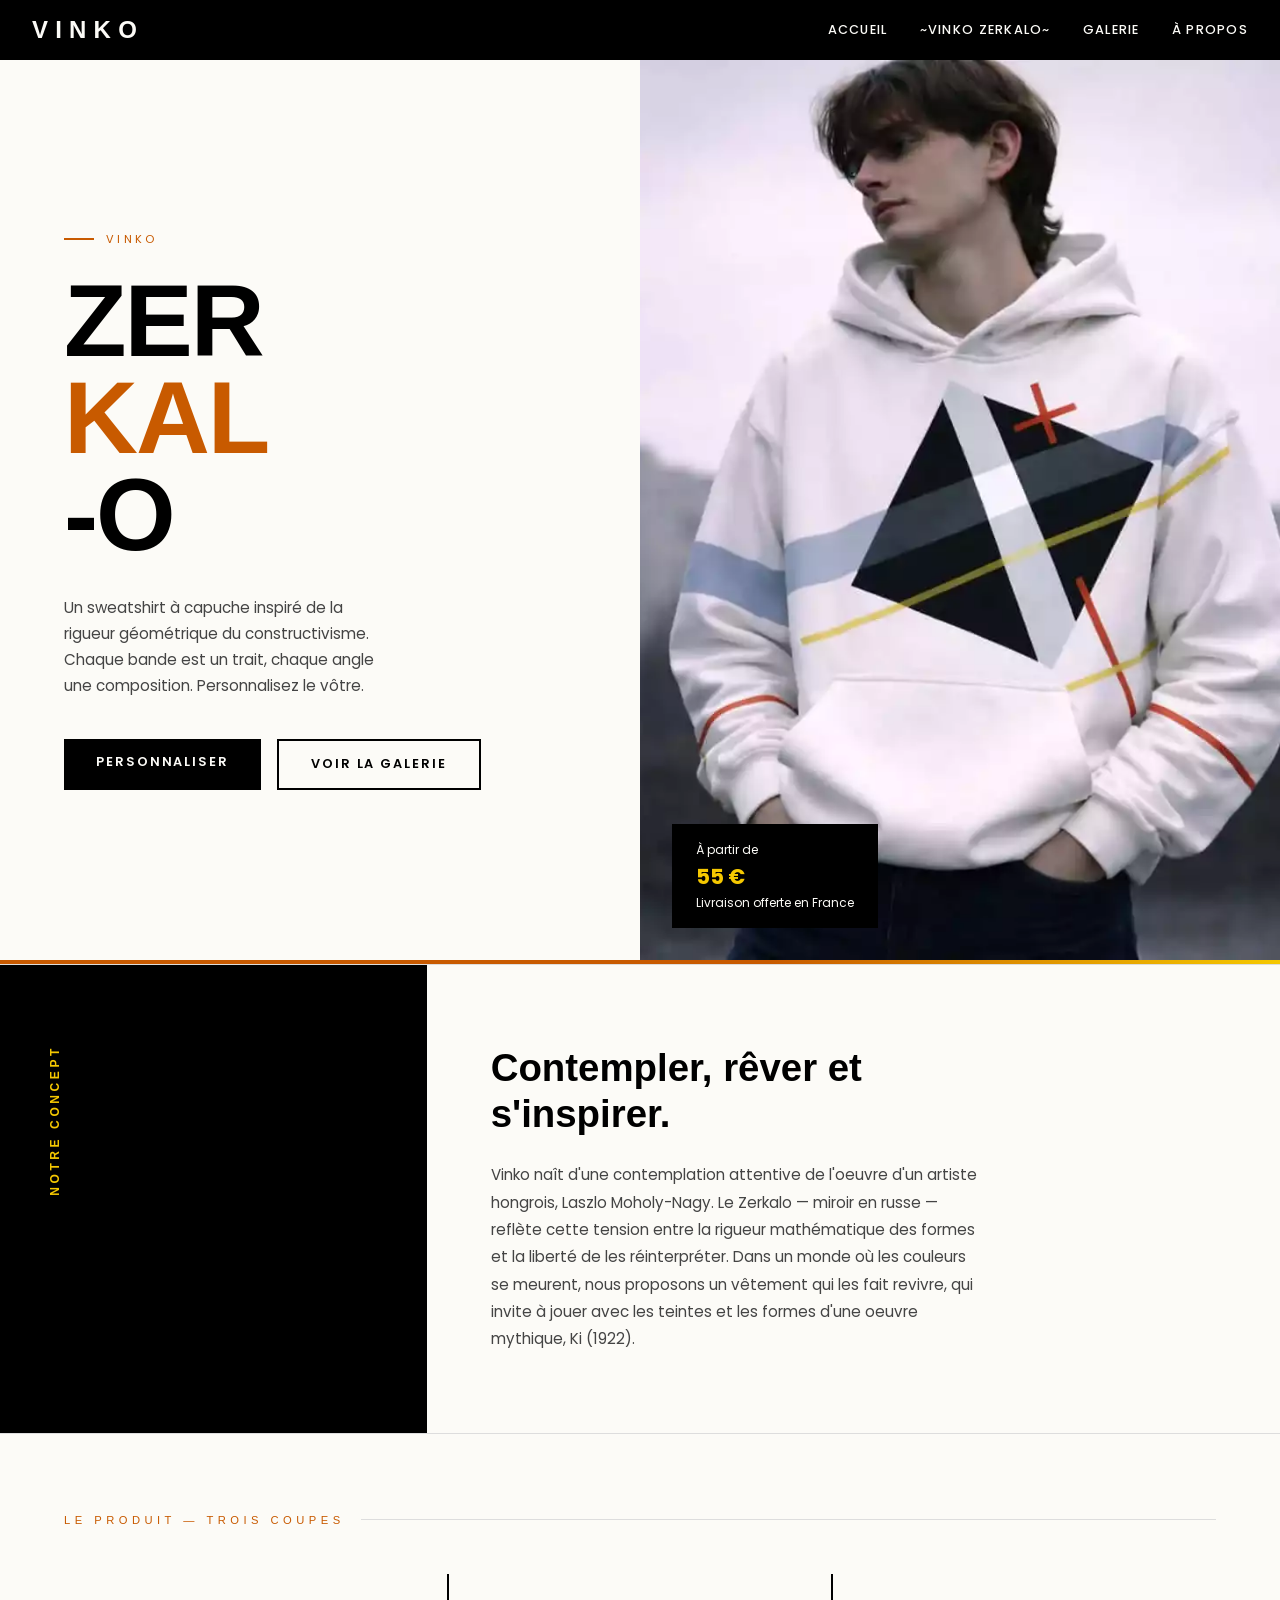
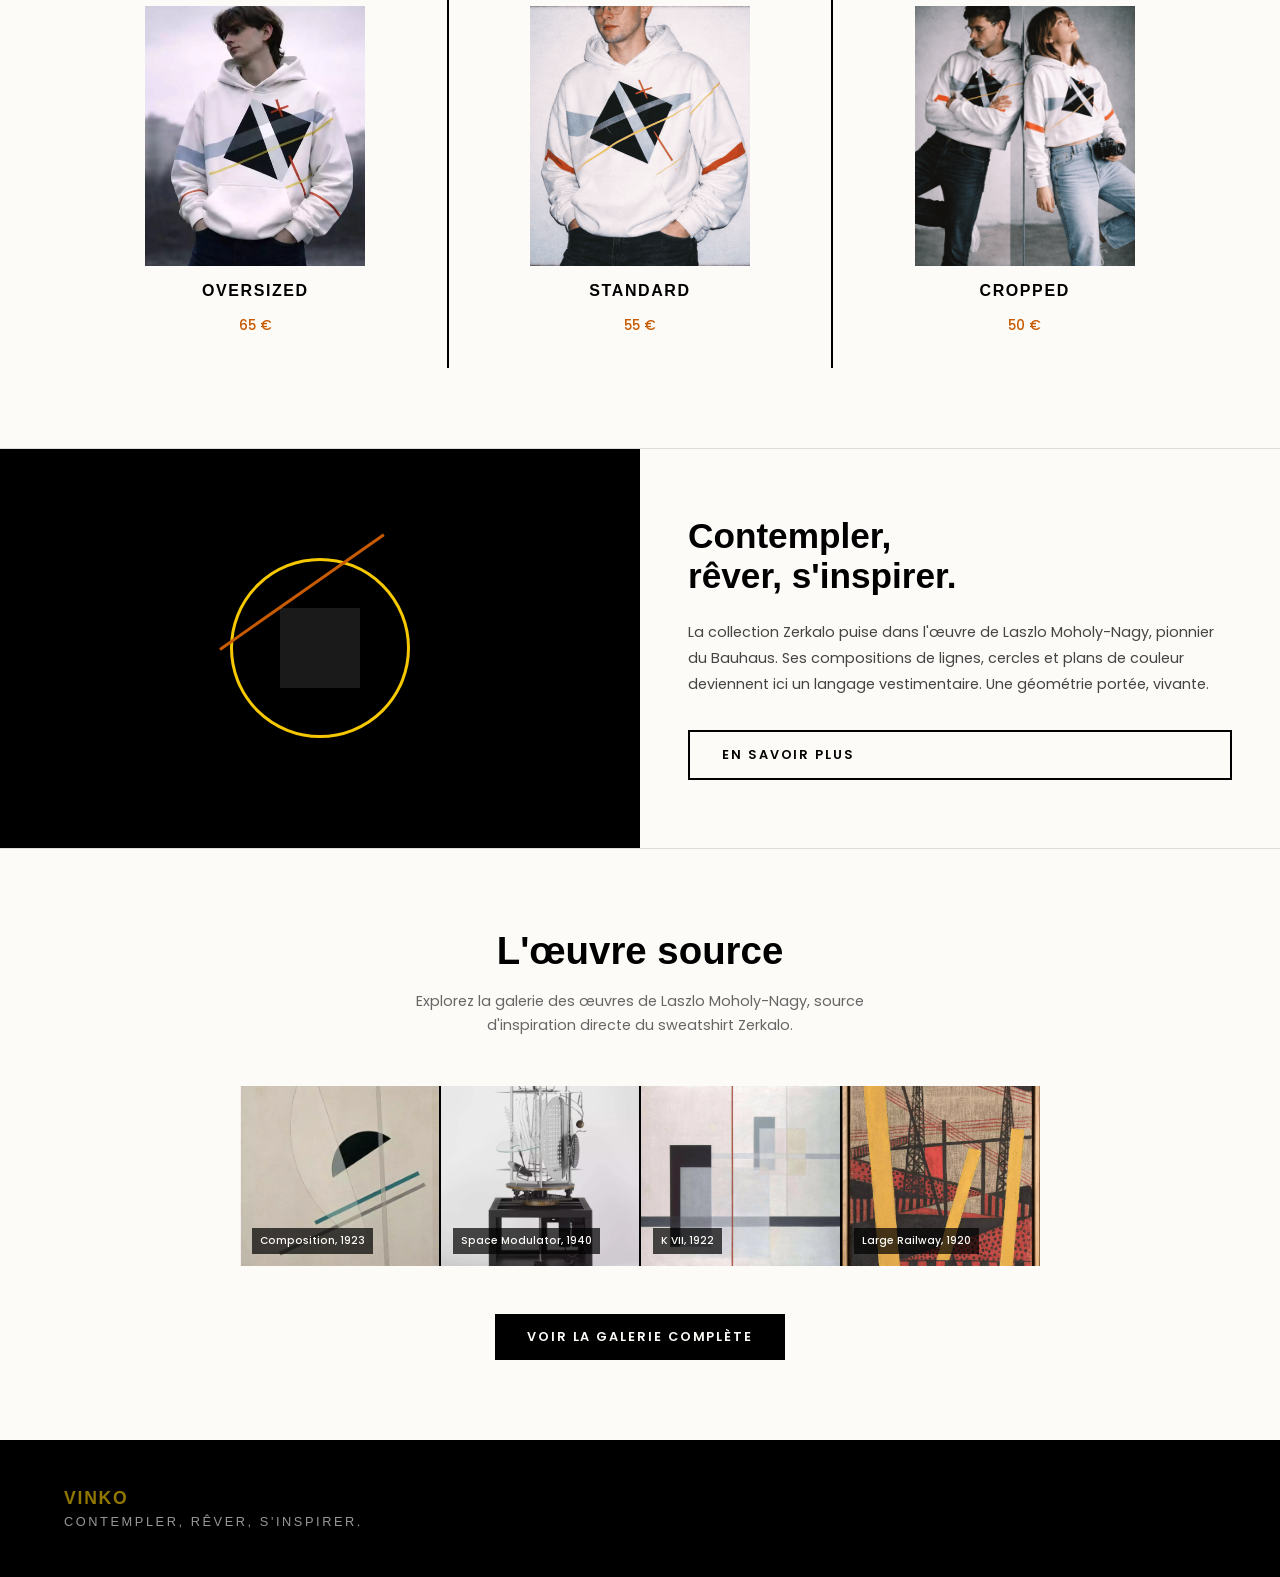
<file: index.html>
<!DOCTYPE html>
<html lang="fr">

<head>
    <meta charset="UTF-8" />
    <meta name="viewport" content="width=device-width, initial-scale=1.0" />
    <title>Vinko </title>

    <link href="https://fonts.googleapis.com/css2?family=Poppins:wght@300;400;500;600&display=swap" rel="stylesheet" />
    <link rel="stylesheet" href="styles.css" />
</head>

<body>

    <header>
        <a href="index.html" class="logo">VINKO</a>

        <nav id="main-nav">
            <a href="index.html" class="lien1">Accueil</a>
            <a href="zerkalo.html" class="lien2">~Vinko Zerkalo~</a>
            <a href="galerie.html" class="lien1">Galerie</a>
            <a href="apropos.html" class="lien2">À propos</a>
        </nav>

        <button class="burger" id="burger" aria-label="Menu">
            <span></span>
            <span></span>
            <span></span>
        </button>
    </header>

    <!-- HELLO THIS IS THE VINKO PRESENTATION HOW ARE YOU DOING-->
    <section class="hero" id="accueil">

        <div class="hero-text">
            <p class="hero-label">Vinko</p>

            <h1 class="hero-title">
                ZER<br>
                <span class="accent">KAL</span><br>
                -O
            </h1>

            <p class="hero-desc">
                Un sweatshirt à capuche inspiré de la rigueur géométrique du
                constructivisme. Chaque bande est un trait, chaque angle une
                composition. Personnalisez le vôtre.
            </p>

            <div class="hero-cta">
                <a href="zerkalo.html" class="btn-primary">Personnaliser</a>
                <a href="galerie.html" class="btn-secondary">Voir la galerie</a>
            </div>
        </div>

        <!-- Colonne image produit -->
        <div class="hero-image">
            <img src="img/sweat-oversize.webp" alt="Sweatshirt Zerkalo — coupe oversized" />

            <div class="hero-badge">
                À partir de
                <strong>55 €</strong>
                Livraison offerte en France
            </div>
        </div>
    </section>

    <div class="bande-deco"></div>

    <section class="section-concept">

        <div class="concept-label">
            <h2>Notre Concept</h2>
        </div>

        <div class="concept-content">
            <h3>Contempler, rêver et <br>s'inspirer.</h3>
            <p>
                Vinko naît d'une contemplation attentive de l'oeuvre d'un artiste hongrois, Laszlo Moholy-Nagy. Le
                Zerkalo — miroir en russe — reflète cette tension
                entre la rigueur mathématique des formes et la liberté de les
                réinterpréter. Dans un monde où les couleurs se meurent, nous proposons un vêtement qui les fait
                revivre, qui invite à jouer avec les teintes et les formes d'une oeuvre mythique, Ki (1922).
            </p>
        </div>
    </section>

    <section class="section-produit">
        <p class="section-title">Le produit — Trois coupes</p>

        <div class="coupe-grid">

            <article class="coupe-card">
                <img src="img/sweat-oversize.webp" alt="Coupe Oversized" />
                <h3 class="coupe-name">Oversized</h3>
                <p class="coupe-prix">65 €</p>
            </article>

            <article class="coupe-card">
                <img src="img/sweat-normal.webp" alt="Coupe Standard" />
                <h3 class="coupe-name">Standard</h3>
                <p class="coupe-prix">55 €</p>
            </article>

            <article class="coupe-card">
                <img src="img/sweat-slim.webp" alt="Coupe Cropped" />
                <h3 class="coupe-name">Cropped</h3>
                <p class="coupe-prix">50 €</p>
            </article>
        </div>
    </section>

    <section class="section-marque">

        <div class="marque-visuel">
            <div class="moholy-composition">
                <div class="cercle"></div>
                <div class="diag"></div>
                <div class="carre"></div>
            </div>
        </div>

        <div class="marque-texte">
            <h2>Contempler,<br>rêver, s'inspirer.</h2>
            <p>
                La collection Zerkalo puise dans l'œuvre de Laszlo Moholy-Nagy,
                pionnier du Bauhaus. Ses compositions de lignes, cercles et plans
                de couleur deviennent ici un langage vestimentaire. Une géométrie
                portée, vivante.
            </p>
            <a href="apropos.html" class="btn-secondary">En savoir plus</a>
        </div>
    </section>

    <section class="section-galerie-preview">
        <div class="galerie-preview-text">
            <h2>L'œuvre source</h2>
            <p>
                Explorez la galerie des œuvres de Laszlo Moholy-Nagy,
                source d'inspiration directe du sweatshirt Zerkalo.
            </p>
        </div>

        <div class="galerie-mini">
            <div class="galerie-mini-item">
                <img src="img/composition1923.webp" alt="Composition, 1923" />
                <span>Composition, 1923</span>
            </div>
            <div class="galerie-mini-item">
                <img src="img/spacemodulator.webp" alt="Space Modulator, 1940" />
                <span>Space Modulator, 1940</span>
            </div>
            <div class="galerie-mini-item">
                <img src="img/kvii.webp" alt="K VII, 1922" />
                <span>K VII, 1922</span>
            </div>
            <div class="galerie-mini-item">
                <img src="img/radiorailway.webp" alt="Large Railway, 1920" />
                <span>Large Railway, 1920</span>
            </div>
        </div>

        <a href="galerie.html" class="btn-primary">Voir la galerie complète</a>
    </section>

    <footer>
        <div class="footer-slogan">
            <strong>Vinko</strong>
            Contempler, rêver, s'inspirer.
        </div>
    </footer>

    <script>
        // Sélection des éléments du DOM
        const burger = document.getElementById('burger');
        const nav = document.getElementById('main-nav');

        // Au clic sur le burger : bascule la classe "open" sur la nav
        burger.addEventListener('click', () => {
            nav.classList.toggle('open');
        });

        // Fermer le menu si l'utilisateur clique sur un lien
        nav.querySelectorAll('a').forEach(link => {
            link.addEventListener('click', () => {
                nav.classList.remove('open');
            });
        });
    </script>

    <!--
  ====================================================
  TRAÇABILITÉ IA — README.md
  ====================================================
  Parties générées par IA :
    - Structure HTML complète (header, main, sections, footer)
    - Système de variables CSS
    - Mise en page Grid/Flexbox responsive
    - Composition géométrique Moholy-Nagy (CSS pur)
    - Menu burger JavaScript
  ====================================================
  -->
</body>

</html>
</file>
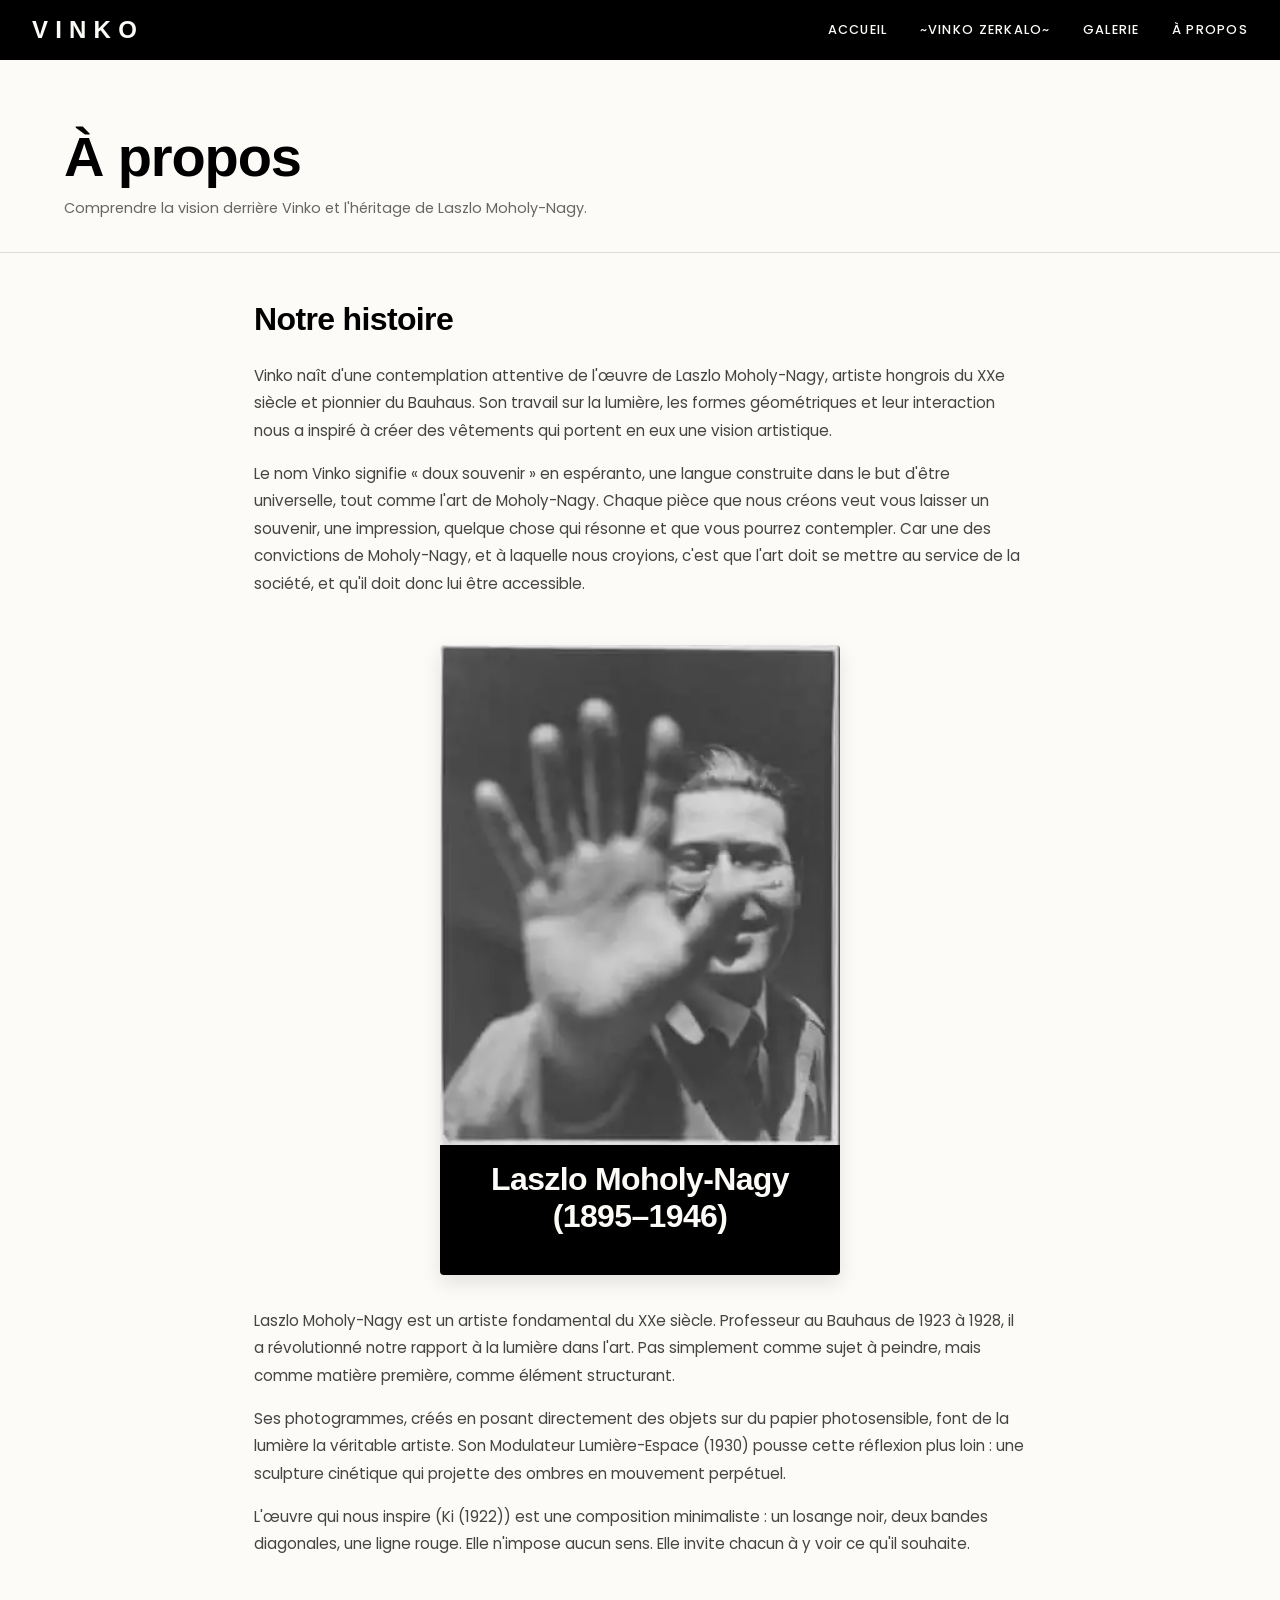
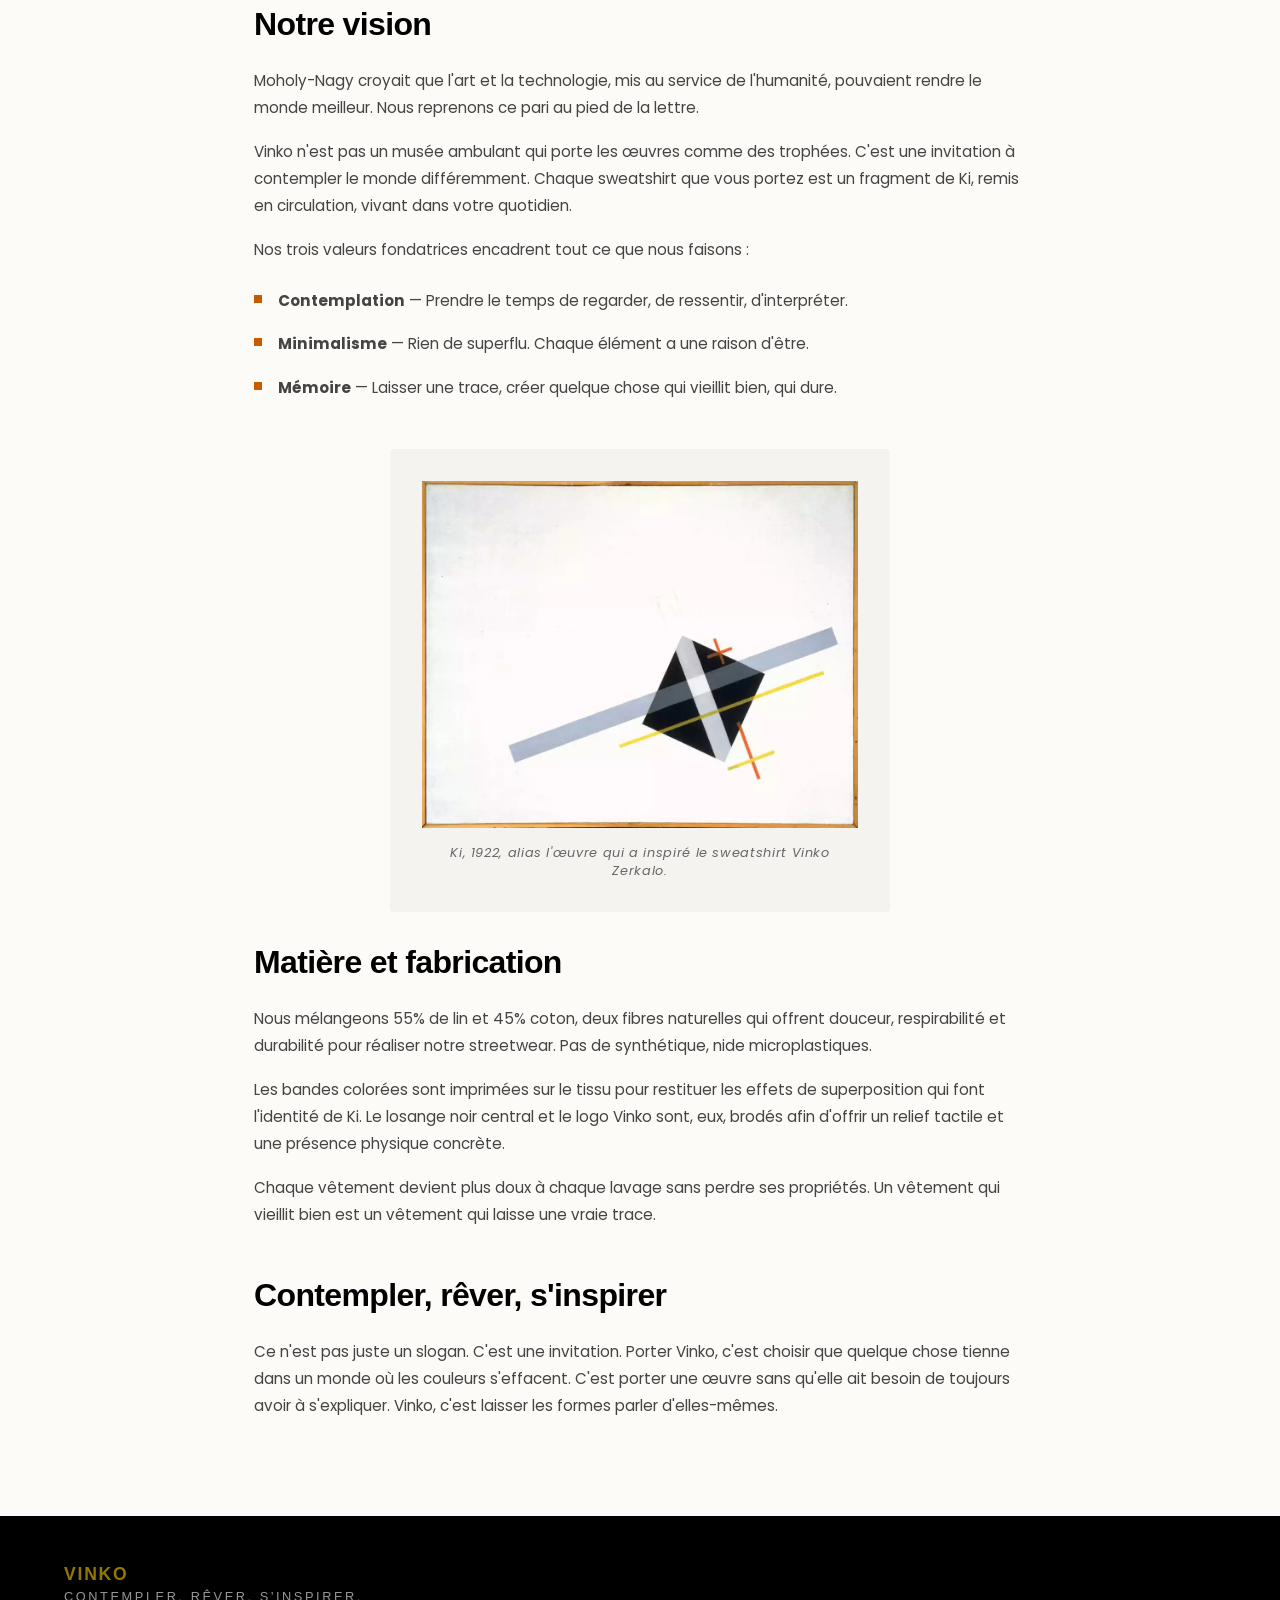
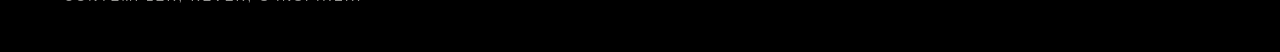
<file: apropos.html>
<!DOCTYPE html>
<html lang="fr">

<head>
    <meta charset="UTF-8" />
    <meta name="viewport" content="width=device-width, initial-scale=1.0" />
    <title>À propos — Vinko</title>

    <link href="https://fonts.googleapis.com/css2?family=Poppins:wght@300;400;500;600&display=swap" rel="stylesheet" />
    <link rel="stylesheet" href="styles.css" />

</head>

<body>

    <header>
        <a href="index.html" class="logo">VINKO</a>

        <nav id="main-nav">
            <a href="index.html">Accueil</a>
            <a href="zerkalo.html">~Vinko Zerkalo~</a>
            <a href="galerie.html">Galerie</a>
            <a href="apropos.html" class="active">À propos</a>
        </nav>

        <button class="burger" id="burger" aria-label="Menu">
            <span></span><span></span><span></span>
        </button>
    </header>

    <div class="galerie-wrapper">

        <div class="galerie-header">
            <h1>À propos</h1>
            <p>Comprendre la vision derrière Vinko et l'héritage de Laszlo Moholy-Nagy.</p>
        </div>

        <section class="apropos-content">
            <div class="apropos-section">
                <h2 class="moholy">Notre histoire</h2>
                <p>Vinko naît d'une contemplation attentive de l'œuvre de Laszlo Moholy-Nagy, artiste hongrois du XXe
                    siècle et pionnier du Bauhaus.
                    Son travail sur la lumière, les formes géométriques et leur interaction nous a inspiré à créer des
                    vêtements qui portent en eux une vision artistique.</p>
                <p>Le nom Vinko signifie « doux souvenir » en espéranto, une langue construite dans le but d'être
                    universelle, tout comme l'art de Moholy-Nagy.
                    Chaque pièce que nous créons veut vous laisser un souvenir, une impression, quelque chose qui
                    résonne et que vous pourrez contempler.
                    Car une des convictions de Moholy-Nagy, et à laquelle nous croyions, c'est que l'art doit se mettre
                    au service de la société, et qu'il doit donc lui être accessible.</p>
            </div>

            <div class="apropos-portrait">
                <img src="img/moholysmiley.webp" alt="Portrait de Laszlo Moholy-Nagy" />
                <div class="apropos-portrait-caption">
                    <h2 class="moholy">Laszlo Moholy-Nagy (1895–1946)</h2>
                </div>
            </div>

            <div class="apropos-section">
                <p>Laszlo Moholy-Nagy est un artiste fondamental du XXe siècle. Professeur au Bauhaus de 1923 à 1928, il
                    a révolutionné notre rapport à la lumière dans l'art.
                    Pas simplement comme sujet à peindre, mais comme matière première, comme élément structurant.</p>
                <p>Ses photogrammes, créés en posant directement des objets sur du papier photosensible, font de la
                    lumière la véritable artiste.
                    Son Modulateur Lumière-Espace (1930) pousse cette réflexion plus loin : une sculpture cinétique qui
                    projette des ombres en mouvement perpétuel.</p>
                <p>L'œuvre qui nous inspire (Ki (1922)) est une composition minimaliste : un losange noir, deux bandes
                    diagonales, une ligne rouge.
                    Elle n'impose aucun sens. Elle invite chacun à y voir ce qu'il souhaite.</p>
            </div>

            <div class="apropos-section">
                <h2 class="moholy">Notre vision</h2>
                <p>Moholy-Nagy croyait que l'art et la technologie, mis au service de l'humanité, pouvaient rendre le
                    monde meilleur.
                    Nous reprenons ce pari au pied de la lettre.</p>
                <p>Vinko n'est pas un musée ambulant qui porte les œuvres comme des trophées.
                    C'est une invitation à contempler le monde différemment.
                    Chaque sweatshirt que vous portez est un fragment de Ki, remis en circulation, vivant dans votre
                    quotidien.</p>
                <p>Nos trois valeurs fondatrices encadrent tout ce que nous faisons :</p>
                <ul class="apropos-values">
                    <li><strong>Contemplation</strong> — Prendre le temps de regarder, de ressentir, d'interpréter.</li>
                    <li><strong>Minimalisme</strong> — Rien de superflu. Chaque élément a une raison d'être.</li>
                    <li><strong>Mémoire</strong> — Laisser une trace, créer quelque chose qui vieillit bien, qui dure.
                    </li>
                </ul>
            </div>

            <div class="apropos-artwork">
                <div>
                    <img src="img/ki1922.webp" alt="Ki par Laszlo Moholy-Nagy, 1922" />
                    <div class="apropos-artwork-caption">
                        Ki, 1922, alias l'œuvre qui a inspiré le sweatshirt Vinko Zerkalo.
                    </div>
                </div>
            </div>

            <div class="apropos-section">
                <h2 class="moholy">Matière et fabrication</h2>
                <p>Nous mélangeons 55% de lin et 45% coton, deux fibres naturelles qui offrent douceur,
                    respirabilité et durabilité pour réaliser notre streetwear.
                    Pas de synthétique, nide microplastiques.</p>
                <p>Les bandes colorées sont imprimées sur le tissu pour restituer les effets de superposition qui font
                    l'identité de Ki.
                    Le losange noir central et le logo Vinko sont, eux, brodés afin d'offrir un relief tactile et une présence
                    physique concrète.</p>
                <p>Chaque vêtement devient plus doux à chaque lavage sans perdre ses propriétés. Un vêtement qui vieillit bien est un vêtement qui laisse une vraie trace.</p>
            </div>

            <div class="apropos-section">
                <h2 class="moholy">Contempler, rêver, s'inspirer</h2>
                <p>Ce n'est pas juste un slogan. C'est une invitation.
                    Porter Vinko, c'est choisir que quelque chose tienne dans un monde où les couleurs s'effacent.
                    C'est porter une œuvre sans qu'elle ait besoin de toujours avoir à s'expliquer.
                    Vinko, c'est laisser les formes parler d'elles-mêmes.</p>
            </div>
        </section>

        <footer>
            <div class="footer-slogan">
                <strong>Vinko</strong>
                Contempler, rêver, s'inspirer.
            </div>
        </footer>

    </div>

    <script>
        const burger = document.getElementById('burger');
        const nav = document.getElementById('main-nav');
        burger.addEventListener('click', () => nav.classList.toggle('open'));
        nav.querySelectorAll('a').forEach(l =>
            l.addEventListener('click', () => nav.classList.remove('open'))
        );
    </script>

</body>

</html>
</file>
<file: styles.css>
@import url('https://db.onlinewebfonts.com/c/a619e5bedf077a8f8d3884809830a764?family=P22Albers-Three');

:root {
    --creme: #fcfbf7;
    --noir: #000000;
    --jaune: #f5c800;
    --orange: #c85a00;
    --gris-bleu: #8a9bb5;
    --transition: 0.2s ease;

    --font-display: 'P22Albers-Three', sans-serif;
    --font-body: 'Poppins', sans-serif;
}

*,
*::before,
*::after {
    box-sizing: border-box;
    margin: 0;
    padding: 0;
}

::-webkit-scrollbar {
    width: 12px;
}

::-webkit-scrollbar-track {
    background: white;
}

::-webkit-scrollbar-thumb {
    background: #f5c800;
    border-radius: 4px;
    box-shadow: 0 0 10px #f5c800;

}

::-webkit-scrollbar-thumb:hover {
    background: #c85a00;
    border-radius: 4px;
}

html {
    scroll-behavior: smooth;
}

body {
    font-family: var(--font-body);
    background-color: var(--creme);
    color: var(--noir);
    overflow-x: hidden;
}

/*Header*/
header {
    position: fixed;
    top: 0;
    left: 0;
    right: 0;
    z-index: 100;
    background-color: var(--noir);
    display: flex;
    align-items: center;
    justify-content: space-between;
    padding: 0 2rem;
    height: 60px;
}

.logo {
    font-family: var(--font-display);
    font-size: 1.5rem;
    font-weight: 600;
    letter-spacing: 0.3em;
    color: var(--creme);
    text-decoration: none;
}


/* Barre de navigation */
nav {
    display: flex;
    gap: 2rem;
}

nav a {
    color: var(--creme);
    text-decoration: none;
    font-size: 0.8rem;
    font-weight: 500;
    letter-spacing: 0.1em;
    text-transform: uppercase;
    position: relative;
    transition: color var(--transition);
}

nav a::after {
    content: '';
    position: absolute;
    bottom: -4px;
    left: 0;
    width: 0;
    height: 2px;
    background-color: var(--jaune);
    transition: width var(--transition);
}

nav a:hover {
    color: var(--jaune);
}

nav a:hover::after {
    width: 100%;
}

/* menu hamburger */
.burger {
    display: none;
    flex-direction: column;
    gap: 5px;
    cursor: pointer;
    background: none;
    border: none;
}

.burger span {
    display: block;
    width: 24px;
    height: 2px;
    background-color: var(--creme);
    transition: var(--transition);
}

/* LE MAAAAAAAAAAAAAAIN (d'où hero... main protagonist...tabasser du dragon avec des peintures de picasso, ânonner du Jul jusqu'à ce qu'il give up, manger du Justin Bridou..bref, la routine quoi.)*/
.hero {
    min-height: 100vh;
    padding-top: 60px;
    display: grid;
    grid-template-columns: 1fr 1fr;
    align-items: center;
    position: relative;
    overflow: hidden;
}

.hero::before {
    content: '';
    position: absolute;
    top: 0;
    left: 50%;
    width: 3px;
    height: 100%;
    background-color: var(--jaune);
    opacity: 0.4;
}

.hero-text {
    padding: 4rem 3rem 4rem 4rem;
    z-index: 1;
}

.hero-label {
    font-size: 0.7rem;
    letter-spacing: 0.3em;
    text-transform: uppercase;
    color: var(--orange);
    margin-bottom: 1.5rem;
    display: flex;
    align-items: center;
    gap: 0.75rem;
}

.hero-label::before {
    content: '';
    display: inline-block;
    width: 30px;
    height: 2px;
    background-color: var(--orange);
}

/* Titre principal*/
.hero-title {
    font-family: var(--font-display);
    font-size: clamp(3rem, 8vw, 7rem);
    font-weight: 600;
    line-height: 0.95;
    letter-spacing: -0.02em;
    margin-bottom: 2rem;
}

/* ZERKALOOOOOO */
.hero-title .accent {
    color: var(--orange);
}

.hero-desc {
    font-size: 0.95rem;
    line-height: 1.7;
    color: #444;
    max-width: 36ch;
    margin-bottom: 2.5rem;
}

.hero-cta {
    display: flex;
    gap: 1rem;
    flex-wrap: wrap;
}

.btn-primary {
    display: inline-block;
    padding: 0.9rem 2rem;
    background-color: var(--noir);
    color: var(--creme);
    text-decoration: none;
    font-size: 0.8rem;
    font-weight: 600;
    letter-spacing: 0.15em;
    text-transform: uppercase;
    transition: background-color var(--transition), color var(--transition);
}

.btn-primary:hover {
    background-color: var(--orange);
}

.btn-secondary {
    display: inline-block;
    padding: 0.9rem 2rem;
    border: 2px solid var(--noir);
    color: var(--noir);
    text-decoration: none;
    font-size: 0.8rem;
    font-weight: 600;
    letter-spacing: 0.15em;
    text-transform: uppercase;
    transition: background-color var(--transition), color var(--transition);
}

.btn-secondary:hover {
    background-color: var(--noir);
    color: var(--creme);
}

/* Colonne image du main la */
.hero-image {
    position: relative;
    height: 100vh;
    display: flex;
    align-items: center;
    justify-content: center;
    overflow: hidden;
}

.hero-image img {
    width: 100%;
    height: 100%;
    object-fit: cover;
    object-position: top center;
}

.hero-badge {
    position: absolute;
    bottom: 2rem;
    left: 2rem;
    background-color: var(--noir);
    color: var(--creme);
    padding: 1rem 1.5rem;
    font-size: 0.75rem;
    line-height: 1.6;
}

.hero-badge strong {
    display: block;
    font-size: 1.3rem;
    color: var(--jaune);
}

.bande-deco {
    width: 100%;
    height: 4px;
    background: linear-gradient(to right, var(--orange) 60%, var(--jaune) 100%);
}

/* section presentation concept */
.section-concept {
    display: grid;
    grid-template-columns: 1fr 2fr;
    gap: 0;
    border-top: 1px solid #ddd;
}

.concept-label {
    padding: 5rem 3rem;
    background-color: var(--noir);
    color: var(--creme);
}

.concept-label h2 {
    font-family: var(--font-display);
    font-size: 0.75rem;
    letter-spacing: 0.3em;
    text-transform: uppercase;
    writing-mode: vertical-rl;
    transform: rotate(180deg);
    color: var(--jaune);
}

.concept-content {
    padding: 5rem 4rem;
}

.concept-content h3 {
    font-family: var(--font-display);
    font-size: clamp(1.5rem, 3vw, 2.5rem);
    font-weight: 600;
    margin-bottom: 1.5rem;
    line-height: 1.2;
}

.concept-content p {
    font-size: 0.95rem;
    line-height: 1.8;
    color: #444;
    max-width: 55ch;
}

/* section produit avec la version oversize, pas oversize, etc. */
.section-produit {
    padding: 5rem 4rem;
    border-top: 1px solid #ddd;
}

.section-title {
    font-family: var(--font-display);
    font-size: 0.7rem;
    letter-spacing: 0.4em;
    text-transform: uppercase;
    color: var(--orange);
    margin-bottom: 3rem;
    display: flex;
    align-items: center;
    gap: 1rem;
}

.section-title::after {
    content: '';
    flex: 1;
    height: 1px;
    background-color: #ddd;
}

.coupe-grid {
    display: grid;
    grid-template-columns: repeat(3, 1fr);
    gap: 2px;
    background-color: var(--noir);
}

.coupe-card {
    background-color: var(--creme);
    padding: 2rem;
    display: flex;
    flex-direction: column;
    align-items: center;
    gap: 1rem;
    transition: background-color var(--transition);
}

.coupe-card:hover {
    background-color: #f0efea;
}

.coupe-card img {
    width: 100%;
    max-width: 220px;
    height: 260px;
    object-fit: cover;
}

.coupe-name {
    font-family: var(--font-display);
    font-size: 1rem;
    font-weight: 600;
    letter-spacing: 0.1em;
    text-transform: uppercase;
}

.coupe-prix {
    font-size: 0.85rem;
    color: var(--orange);
    font-weight: 500;
}

/* Section marque / "ouais moholy-nagy m'a inspiré pour faire ci, ça, et machin, et bidule" enfin bref*/
.section-marque {
    display: grid;
    grid-template-columns: 1fr 1fr;
    min-height: 400px;
    border-top: 1px solid #ddd;
}

.marque-visuel {
    background-color: var(--noir);
    display: flex;
    align-items: center;
    justify-content: center;
    padding: 4rem;
    position: relative;
    overflow: hidden;
}

.moholy-composition {
    position: relative;
    width: 200px;
    height: 200px;
}

.moholy-composition .cercle {
    position: absolute;
    border-radius: 50%;
    border: 3px solid var(--jaune);
    top: 10px;
    left: 10px;
    width: 180px;
    height: 180px;
}

.moholy-composition .diag {
    position: absolute;
    width: 200px;
    height: 3px;
    background-color: var(--orange);
    top: 50%;
    left: 0;
    transform: rotate(-35deg);
    transform-origin: left center;
}

.moholy-composition .carre {
    position: absolute;
    width: 80px;
    height: 80px;
    background-color: var(--creme);
    top: 60px;
    left: 60px;
    opacity: 0.1;
}

.marque-texte {
    padding: 4rem 3rem;
    display: flex;
    flex-direction: column;
    justify-content: center;
}

.marque-texte h2 {
    font-family: var(--font-display);
    font-size: clamp(1.5rem, 3vw, 2.2rem);
    font-weight: 600;
    margin-bottom: 1.5rem;
}

.marque-texte p {
    font-size: 0.9rem;
    line-height: 1.8;
    color: #444;
    margin-bottom: 2rem;
}

/* PREVIEW DE GALERIE (sur la page d'accueil index.html) */
.section-galerie-preview {
    padding: 5rem 4rem;
    border-top: 1px solid #ddd;
    text-align: center;
}

.galerie-preview-text {
    max-width: 500px;
    margin: 0 auto 3rem;
}

.galerie-preview-text h2 {
    font-family: var(--font-display);
    font-size: clamp(1.5rem, 3vw, 2.5rem);
    font-weight: 600;
    margin-bottom: 1rem;
}

.galerie-preview-text p {
    font-size: 0.9rem;
    line-height: 1.7;
    color: #666;
}

/* oeuvres en miniatures */
.galerie-mini {
    display: grid;
    grid-template-columns: repeat(4, 1fr);
    gap: 2px;
    background-color: var(--noir);
    margin-bottom: 3rem;
    max-width: 800px;
    height: 180px;
    margin-left: auto;
    margin-right: auto;
}

.galerie-mini-item {
    position: relative;
    overflow: hidden;
    display: flex;
    align-items: flex-end;
    padding: 0.75rem;
    font-size: 0.65rem;
    color: var(--creme);
    font-weight: 500;
    background-color: #1a1a1a;
}

.galerie-mini-item img {
    position: absolute;
    top: 0;
    left: 0;
    width: 100%;
    height: 100%;
    object-fit: cover;
    z-index: 0;
}

.galerie-mini-item:hover {
    transform: scale(1.1);
    transition: transform var(--transition);
}

.galerie-mini-item span {
    position: relative;
    z-index: 1;
    background-color: rgba(0, 0, 0, 0.7);
    padding: 0.3rem 0.5rem;
}

/* Galerie zerkalo.html (page pour personaliser le produit) */

.page-wrapper {
    padding-top: 60px;
    min-height: 100vh;
    display: grid;
    grid-template-columns: 1fr 380px;
    grid-template-rows: auto 1fr auto auto;
    grid-row: 1;
}

.page-header {
    grid-column: 1 / -1;
    padding: 2rem 2.5rem 1.5rem;
    border-bottom: 1px solid #ddd;
    display: flex;
    align-items: baseline;
    gap: 1.5rem;
}

.page-header h1 {
    font-family: var(--font-display);
    font-size: clamp(1.5rem, 4vw, 2.5rem);
    font-weight: 600;
    letter-spacing: -0.02em;
}

.page-header p {
    font-size: 0.8rem;
    color: #666;
    letter-spacing: 0.05em;
}

/* la colonne gauche */
.zone-visuelle {
    position: relative;
    background-color: #e8e7e3;
    overflow: hidden;
    display: flex;
    align-items: center;
    justify-content: center;
    padding: 40px;
    min-height: 700px;
     grid-row: 2; 
}

.bg-contexte {
    position: absolute;
    inset: 0;
    background-size: cover;
    background-position: center;
    background-image: url('img/bg-studio.png');
    transition: opacity 0.4s ease;
}

.bg-overlay {
    position: absolute;
    inset: 0;
    background-color: rgba(252, 251, 247, 0.3);
}

.sweat-container {
    position: relative;
    z-index: 2;
    width: 100%;
    max-width: 600px;
    height: 700px;
}

.sweat-img {
    position: absolute;
    top: 0;
    left: 0;
    width: 100%;
    height: 100%;
    object-fit: contain;
    object-position: center;
    visibility: hidden;
    transition: opacity var(--transition);
    opacity: 0;
}

.sweat-img.active {
    visibility: visible;
    opacity: 1;
}

#svg-bandes {
    position: absolute;
    top: 0;
    left: 0;
    width: 100%;
    height: 100%;
    z-index: 3;
    overflow: visible;
    cursor: default;
}

.bande-draggable {
    cursor: grab;
    user-select: none;
}

.bande-draggable:active {
    cursor: grabbing;
}

.drag-hint {
    position: absolute;
    bottom: 2rem;
    left: 50%;
    transform: translateX(-50%);
    background-color: rgba(0, 0, 0, 0.7);
    color: #fff;
    font-size: 0.7rem;
    padding: 0.4rem 0.8rem;
    border-radius: 2px;
    z-index: 5;
    pointer-events: none;
    letter-spacing: 0.05em;
    white-space: nowrap;
}

/* galerie des coupes oversize, pas oversize, etc */
.galerie-coupes {
    grid-column: 1 / -1;
    padding: 3rem 2.5rem;
    border-top: 1px solid #ddd;
    border-bottom: 1px solid #ddd;
    background-color: #faf9f5;
     grid-row: 3; 
}

.galerie-coupes h2 {
    font-family: var(--font-display);
    font-size: 1.3rem;
    font-weight: 600;
    margin-bottom: 2rem;
    text-align: center;
    letter-spacing: -0.02em;
}

.galerie-grid {
    display: grid;
    grid-template-columns: repeat(3, 1fr);
    gap: 2rem;
    max-width: 1200px;
    margin: 0 auto;
}

.galerie-item {
    position: relative;
    overflow: hidden;
    border-radius: 4px;
    aspect-ratio: 3/4;
    cursor: pointer;
    transition: transform 0.3s ease, box-shadow 0.3s ease;
}

.galerie-item img {
    width: 100%;
    height: 100%;
    object-fit: cover;
    display: block;
    transition: scale 0.3s ease;
}

.galerie-item:hover {
    transform: translateY(-8px);
    box-shadow: 0 12px 24px rgba(0, 0, 0, 0.15);
}

.galerie-item:hover img {
    scale: 1.05;
}

/* Effet flou dégradé sur les côtés */
.galerie-item::before {
    content: '';
    position: absolute;
    inset: 0;
    background: linear-gradient(to right,
            rgba(0, 0, 0, 0.15) 0%,
            rgba(0, 0, 0, 0) 20%,
            rgba(0, 0, 0, 0) 80%,
            rgba(0, 0, 0, 0.15) 100%);
    pointer-events: none;
    z-index: 1;
}

.galerie-label {
    position: absolute;
    bottom: 1rem;
    left: 50%;
    transform: translateX(-50%);
    background-color: rgba(0, 0, 0, 0.6);
    color: #fff;
    padding: 0.5rem 1rem;
    border-radius: 2px;
    font-size: 0.75rem;
    font-weight: 600;
    letter-spacing: 0.1em;
    text-transform: uppercase;
    z-index: 2;
}

/* CONFIGURER LE PRODUIT */
.panneau-config {
    border-left: 1px solid #ddd;
    overflow-y: auto;
    background-color: var(--creme);
    display: flex;
    flex-direction: column;
    grid-column: 2;
        grid-row: 2; 
}

.config-bloc {
    padding: 1.5rem 1.5rem;
    border-bottom: 1px solid #ddd;
}

.config-titre {
    font-size: 0.65rem;
    font-weight: 600;
    letter-spacing: 0.3em;
    text-transform: uppercase;
    color: var(--orange);
    margin-bottom: 1rem;
}
.couleur-options {
    display: grid;
    grid-template-columns: repeat(4, 1fr);
    gap: 0.5rem;
}

.couleur-btn {
    aspect-ratio: 1;
    border: 2px solid transparent;
    border-radius: 4px;
    cursor: pointer;
    transition: border-color var(--transition), transform var(--transition);
    padding: 0;
    outline: none;
}

.couleur-btn:hover {
    transform: scale(1.1);
}

.couleur-btn:focus {
    border-color: var(--noir);
    box-shadow: 0 0 0 2px var(--creme), 0 0 0 4px var(--noir);
}
.fond-options {
    display: grid;
    grid-template-columns: repeat(3, 1fr);
    gap: 0.5rem;
}

.fond-btn {
    position: relative;
    cursor: pointer;
    border: 2px solid transparent;
    transition: border-color var(--transition);
    padding: 0;
    background: none;
    outline: none;
}

.fond-btn img {
    width: 100%;
    aspect-ratio: 3/4;
    object-fit: cover;
    display: block;
}

.fond-btn span {
    display: block;
    text-align: center;
    font-size: 0.65rem;
    letter-spacing: 0.1em;
    text-transform: uppercase;
    padding: 0.3rem 0;
    color: #666;
}

.fond-btn.selected,
.fond-btn:focus {
    border-color: var(--orange);
}

.fond-btn.selected span {
    color: var(--orange);
    font-weight: 600;
}

.coupe-options {
    display: grid;
    grid-template-columns: repeat(3, 1fr);
    gap: 0.5rem;
}

.coupe-btn {
    cursor: pointer;
    border: 2px solid #ddd;
    background: none;
    padding: 0.75rem 0.5rem;
    display: flex;
    flex-direction: column;
    align-items: center;
    gap: 0.3rem;
    transition: border-color var(--transition), background-color var(--transition);
    outline: none;
}

.coupe-btn:hover {
    background-color: #f0efea;
}

.coupe-btn img {
    width: 60px;
    height: 75px;
    object-fit: cover;
}

.coupe-btn .coupe-label {
    font-size: 0.65rem;
    font-weight: 600;
    letter-spacing: 0.1em;
    text-transform: uppercase;
}

.coupe-btn .coupe-delta {
    font-size: 0.65rem;
    color: #999;
}

.coupe-btn.selected {
    border-color: var(--noir);
    background-color: var(--noir);
    color: var(--creme);
}

.coupe-btn.selected .coupe-delta {
    color: var(--jaune);
}

/* pour régler l'épaisseur des bandes oranges */
.epaisseur-zone {
    display: flex;
    flex-direction: column;
    gap: 0.75rem;
}

.slider-row {
    display: flex;
    align-items: center;
    gap: 1rem;
}

input[type="range"] {
    flex: 1;
    appearance: none;
    height: 3px;
    background: #ddd;
    outline: none;
    cursor: pointer;
    border-radius: 0;
}

input[type="range"]::-webkit-slider-thumb {
    appearance: none;
    width: 14px;
    height: 14px;
    background-color: var(--noir);
    cursor: pointer;
    border-radius: 0;
}

input[type="range"]::-moz-range-thumb {
    width: 14px;
    height: 14px;
    background-color: var(--noir);
    border: none;
    cursor: pointer;
    border-radius: 0;
}

.slider-value {
    font-family: var(--font-display);
    font-size: 1rem;
    font-weight: 600;
    min-width: 1.5rem;
    text-align: center;
}

.epaisseur-preview {
    width: 100%;
    height: 20px;
    display: flex;
    align-items: center;
}

.epaisseur-bar {
    width: 100%;
    background-color: var(--orange);
    transition: height var(--transition);
    height: 6px;
}

.slider-labels {
    display: flex;
    justify-content: space-between;
    font-size: 0.6rem;
    color: #999;
    letter-spacing: 0.05em;
}

/* section prix et panier */
.panier-bloc {
    padding: 1.5rem;
    margin-top: auto;
    background-color: var(--noir);
    color: var(--creme);
    flex-shrink: 0;
}

.prix-ligne {
    display: flex;
    justify-content: space-between;
    align-items: baseline;
    margin-bottom: 0.5rem;
}

.prix-label {
    font-size: 0.7rem;
    letter-spacing: 0.15em;
    text-transform: uppercase;
    opacity: 0.6;
}

.prix-detail {
    font-size: 0.7rem;
    opacity: 0.5;
}

#prix-total {
    font-family: var(--font-display);
    font-size: 2rem;
    font-weight: 600;
    color: var(--jaune);
    letter-spacing: -0.02em;
}

.prix-recap {
    margin: 0.75rem 0;
    font-size: 0.7rem;
    opacity: 0.5;
    line-height: 1.6;
}

.btn-panier {
    width: 100%;
    padding: 1rem;
    background-color: var(--orange);
    color: var(--creme);
    border: none;
    font-family: var(--font-body);
    font-size: 0.8rem;
    font-weight: 600;
    letter-spacing: 0.2em;
    text-transform: uppercase;
    cursor: pointer;
    transition: background-color var(--transition);
    margin-top: 0.75rem;
}

.btn-panier:hover {
    background-color: var(--jaune);
    color: var(--noir);
}

.btn-panier.added {
    background-color: #2d8a4e;
}

/* Galerie de la page galerie.html */
.galerie-wrapper {
    padding-top: 60px;
    min-height: 100vh;
    display: flex;
    flex-direction: column;
}

.galerie-header {
    padding: 4rem 4rem 2rem;
    border-bottom: 1px solid #ddd;
}

.galerie-header h1 {
    font-family: var(--font-display);
    font-size: clamp(2rem, 5vw, 3.5rem);
    font-weight: 600;
    letter-spacing: -0.02em;
    margin-bottom: 0.5rem;
}

.galerie-header p {
    font-size: 0.9rem;
    color: #666;
    line-height: 1.6;
    max-width: 60ch;
}

/* grille de la galerie. (très terre-à-terre avec mes commentaires, je sais, je sais)*/
.galerie-grid-main {
    padding: 3rem 4rem;
    display: grid;
    grid-template-columns: repeat(auto-fit, minmax(280px, 1fr));
    gap: 2rem;
    flex: 1;
}

.galerie-card {
    position: relative;
    overflow: hidden;
    border-radius: 4px;
    aspect-ratio: 3/4;
    cursor: pointer;
    transition: transform 0.3s ease, box-shadow 0.3s ease;
    background-color: #f0f0f0;
}

.galerie-card img {
    width: 100%;
    height: 100%;
    object-fit: cover;
    display: block;
    transition: scale 0.3s ease;
}

.galerie-card:hover {
    transform: translateY(-12px);
    box-shadow: 0 16px 32px rgba(0, 0, 0, 0.2);
}

.galerie-card:hover img {
    scale: 1.08;
}

/* Overlay gradient sur hover */
.galerie-card::before {
    content: '';
    position: absolute;
    inset: 0;
    background: linear-gradient(to bottom,
            rgba(0, 0, 0, 0) 0%,
            rgba(0, 0, 0, 0.4) 100%);
    pointer-events: none;
    opacity: 0;
    transition: opacity 0.3s ease;
    z-index: 2;
}

.galerie-card:hover::before {
    opacity: 1;
}

.galerie-info {
    position: absolute;
    bottom: 0;
    left: 0;
    right: 0;
    padding: 1.5rem 1rem;
    background: linear-gradient(to top,
            rgba(0, 0, 0, 0.8) 0%,
            rgba(0, 0, 0, 0) 100%);
    color: var(--creme);
    z-index: 3;
    transform: translateY(20px);
    transition: transform 0.3s ease;
}

.galerie-card:hover .galerie-info {
    transform: translateY(0);
}

.galerie-titre {
    font-family: var(--font-display);
    font-size: 0.95rem;
    font-weight: 600;
    letter-spacing: 0.1em;
    margin-bottom: 0.25rem;
    text-transform: uppercase;
}

.galerie-annee {
    font-size: 0.75rem;
    opacity: 0.7;
    letter-spacing: 0.1em;
}

/* modale avec l'oeuvre en zoomée et son nom*/
.lightbox {
    display: none;
    position: fixed;
    inset: 0;
    background-color: rgba(0, 0, 0, 0.95);
    z-index: 1000;
    align-items: center;
    justify-content: center;
    padding: 2rem;
    overflow-y: auto;
}

.lightbox.active {
    display: flex;
}

.lightbox-content {
    position: relative;
    max-width: 90vw;
    max-height: 90vh;
    display: flex;
    flex-direction: column;
    align-items: center;
}

.lightbox-img {
    width: 100%;
    height: 100%;
    object-fit: contain;
    max-height: 80vh;
    max-width: 80vw;
}

.lightbox-info {
    background-color: var(--noir);
    color: var(--creme);
    padding: 1.5rem 2rem;
    width: 100%;
    text-align: center;
    margin-top: 1rem;
}

.lightbox-titre {
    font-family: var(--font-display);
    font-size: 1.3rem;
    font-weight: 600;
    letter-spacing: 0.1em;
    margin-bottom: 0.5rem;
    text-transform: uppercase;
}

.lightbox-annee {
    font-size: 0.85rem;
    color: var(--orange);
    letter-spacing: 0.1em;
}

.lightbox-close {
    position: absolute;
    top: 1rem;
    right: 1rem;
    background: none;
    border: none;
    color: var(--creme);
    font-size: 2rem;
    cursor: pointer;
    opacity: 0.7;
    transition: opacity 0.2s ease;
}

.lightbox-close:hover {
    opacity: 1;
}

.lightbox-prev,
.lightbox-next {
    position: absolute;
    top: 50%;
    transform: translateY(-50%);
    background-color: rgba(255, 255, 255, 0.1);
    color: var(--creme);
    border: none;
    padding: 1rem 1.2rem;
    font-size: 1.5rem;
    cursor: pointer;
    transition: background-color 0.2s ease;
}

.lightbox-prev:hover,
.lightbox-next:hover {
    background-color: rgba(255, 255, 255, 0.2);
}

.lightbox-prev {
    left: 1rem;
}

.lightbox-next {
    right: 1rem;
}


/* Page A propos */

.apropos-content {
    padding: 3rem 4rem;
    max-width: 900px;
    margin: 0 auto;
}

.apropos-section {
    margin-bottom: 3rem;
}

.apropos-section p {
    font-size: 0.95rem;
    line-height: 1.8;
    color: #444;
    margin-bottom: 1rem;
}

.apropos-values {
    list-style: none;
    margin-top: 1.5rem;
}

.apropos-values li {
    font-size: 0.95rem;
    line-height: 1.8;
    color: #444;
    margin-bottom: 1rem;
    padding-left: 1.5rem;
    position: relative;
}

.apropos-values li::before {
    content: '';
    position: absolute;
    left: 0;
    top: 0.5rem;
    width: 8px;
    height: 8px;
    background-color: var(--orange);
}

/* Portrait Moholy-Nagy */
.apropos-portrait {
    width: 100%;
    max-width: 400px;
    margin: 2rem auto;
    border-radius: 4px;
    overflow: hidden;
    box-shadow: 0 8px 20px rgba(0, 0, 0, 0.1);
}

.apropos-portrait img {
    width: 100%;
    height: auto;
    display: block;
    filter: grayscale(100%);
}

.apropos-portrait-caption {
    background-color: var(--noir);
    color: var(--creme);
    padding: 1rem;
    font-size: 0.75rem;
    letter-spacing: 0.1em;
    text-align: center;
}

.moholy {
    font-family: var(--font-display);
    font-size: clamp(1.5rem, 3vw, 2rem);
    font-weight: 600;
    margin-bottom: 1.5rem;
    letter-spacing: -0.02em;
}

/* Peinture Ki */
.apropos-artwork {
    width: 100%;
    max-width: 500px;
    margin: 2rem auto;
    border-radius: 4px;
    overflow: hidden;
    background-color: #f5f3f0;
    padding: 2rem;
    display: flex;
    align-items: center;
    justify-content: center;
}

.apropos-artwork img {
    width: 100%;
    height: auto;
    display: block;
}

.apropos-artwork-caption {
    margin-top: 1rem;
    text-align: center;
    font-size: 0.8rem;
    color: #666;
    letter-spacing: 0.05em;
    font-style: italic;
}

@media (max-width: 768px) {
    .apropos-content {
        padding: 2rem 1.5rem;
    }

    .apropos-section h2 {
        font-size: clamp(1.2rem, 2.5vw, 1.5rem);
    }

    .apropos-values li {
        padding-left: 1.25rem;
    }

    .apropos-portrait,
    .apropos-artwork {
        max-width: 100%;
    }
}

/* Un footer m'hai capitu */
footer {
    background-color: var(--noir);
    color: var(--creme);
    padding: 3rem 4rem;
    display: grid;
    grid-template-columns: 1fr auto;
    align-items: center;
    gap: 2rem;
}

.footer-slogan {
    font-family: var(--font-display);
    font-size: 0.8rem;
    letter-spacing: 0.2em;
    text-transform: uppercase;
    color: var(--creme);
    opacity: 0.6;
}

.footer-slogan strong {
    display: block;
    font-size: 1.1rem;
    opacity: 1;
    color: var(--jaune);
    letter-spacing: 0.1em;
    margin-bottom: 0.3rem;
}

.footer-links {
    display: flex;
    gap: 1.5rem;
}

.footer-links a {
    color: var(--creme);
    text-decoration: none;
    font-size: 0.75rem;
    letter-spacing: 0.1em;
    text-transform: uppercase;
    opacity: 0.5;
    transition: opacity var(--transition), color var(--transition);
}

.footer-links a:hover {
    opacity: 1;
    color: var(--jaune);
}

/* MEDIAS QUERIES */
@media (max-width: 768px) {

    nav {
        display: none;
        position: fixed;
        top: 60px;
        left: 0;
        right: 0;
        background-color: var(--noir);
        flex-direction: column;
        padding: 2rem;
        gap: 1.5rem;
    }

    nav.open {
        display: flex;
    }

    .burger {
        display: flex;
    }

    .hero {
        grid-template-columns: 1fr;
        min-height: auto;
    }

    .hero-image {
        height: 55vw;
        min-height: 260px;
    }

    .hero-text {
        padding: 2.5rem 1.5rem;
        order: -1;
    }

    .section-concept {
        grid-template-columns: 1fr;
    }

    .concept-label {
        display: none;
    }

    .concept-content {
        padding: 3rem 1.5rem;
    }

    .section-produit {
        padding: 3rem 1.5rem;
    }

    .coupe-grid {
        grid-template-columns: 1fr;
    }

    .section-marque {
        grid-template-columns: 1fr;
    }

    .marque-visuel {
        min-height: 200px;
    }

    .marque-texte {
        padding: 3rem 1.5rem;
    }

    .section-galerie-preview {
        padding: 3rem 1.5rem;
    }

    .galerie-mini {
        grid-template-columns: repeat(2, 1fr);
    }

    footer {
        grid-template-columns: 1fr;
        padding: 2rem 1.5rem;
    }
}

/* MEDIAS QUERIES pour le fichier galerie.html*/
@media (max-width: 768px) {
    nav {
        display: none;
        position: fixed;
        top: 60px;
        left: 0;
        right: 0;
        background-color: var(--noir);
        flex-direction: column;
        padding: 2rem;
        gap: 1.5rem;
    }

    nav.open {
        display: flex;
    }

    .burger {
        display: flex;
    }

    .galerie-header {
        padding: 2rem 1.5rem 1.5rem;
    }

    .galerie-header h1 {
        font-size: clamp(1.5rem, 4vw, 2.5rem);
    }

    .galerie-grid-main {
        padding: 2rem 1.5rem;
        grid-template-columns: repeat(auto-fit, minmax(200px, 1fr));
        gap: 1.5rem;
    }

    .lightbox-close,
    .lightbox-prev,
    .lightbox-next {
        font-size: 1.5rem;
    }

    footer {
        grid-template-columns: 1fr;
        padding: 2rem 1.5rem;
    }
}
</file>
